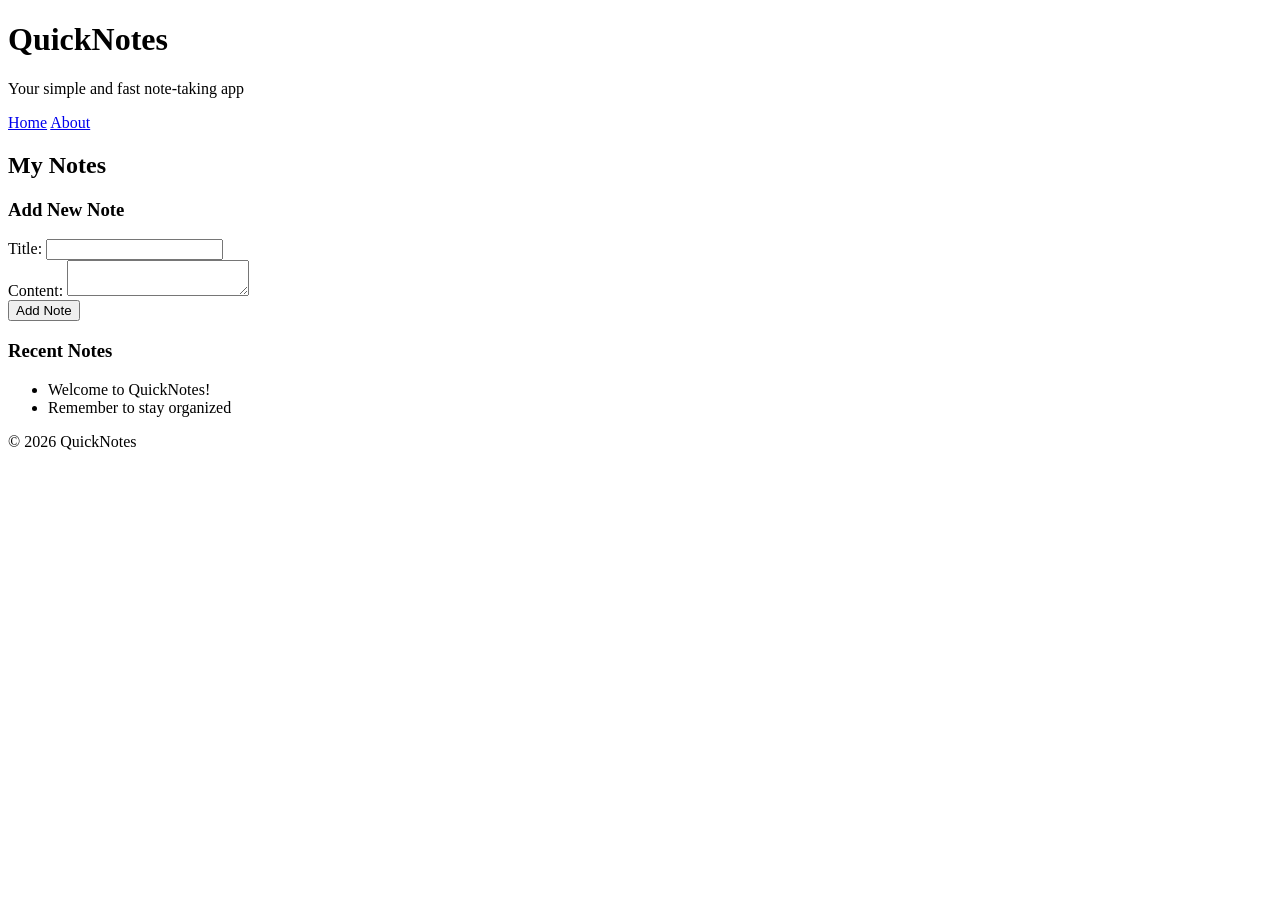
<file: day1/index.html>
<!DOCTYPE html>
<html lang="en">
<head>
    <meta charset="UTF-8">
    <meta name="viewport" content="width=device-width, initial-scale=1.0">
    <title>QuickNotes - Home</title>
</head>
<body>
    <header>
        <h1>QuickNotes</h1>
        <p>Your simple and fast note-taking app</p>
        <nav>
            <a href="index.html">Home</a>
            <a href="about.html">About</a>
        </nav>
    </header>
    <main>
        <h2>My Notes</h2>
        <section>
            <h3>Add New Note</h3>
            <form>
                <label for="note-title">Title:</label>
                <input type="text" id="note-title" name="title">
                <br>
                <label for="note-content">Content:</label>
                <textarea id="note-content" name="content"></textarea>
                <br>
                <button type="submit">Add Note</button>
            </form>
        </section>
        <section>
            <h3>Recent Notes</h3>
            <ul>
                <li>Welcome to QuickNotes!</li>
                <li>Remember to stay organized</li>
            </ul>
        </section>
    </main>
    <footer>
        <p>&copy; 2026 QuickNotes</p>
    </footer>
</body>
</html>
</file>
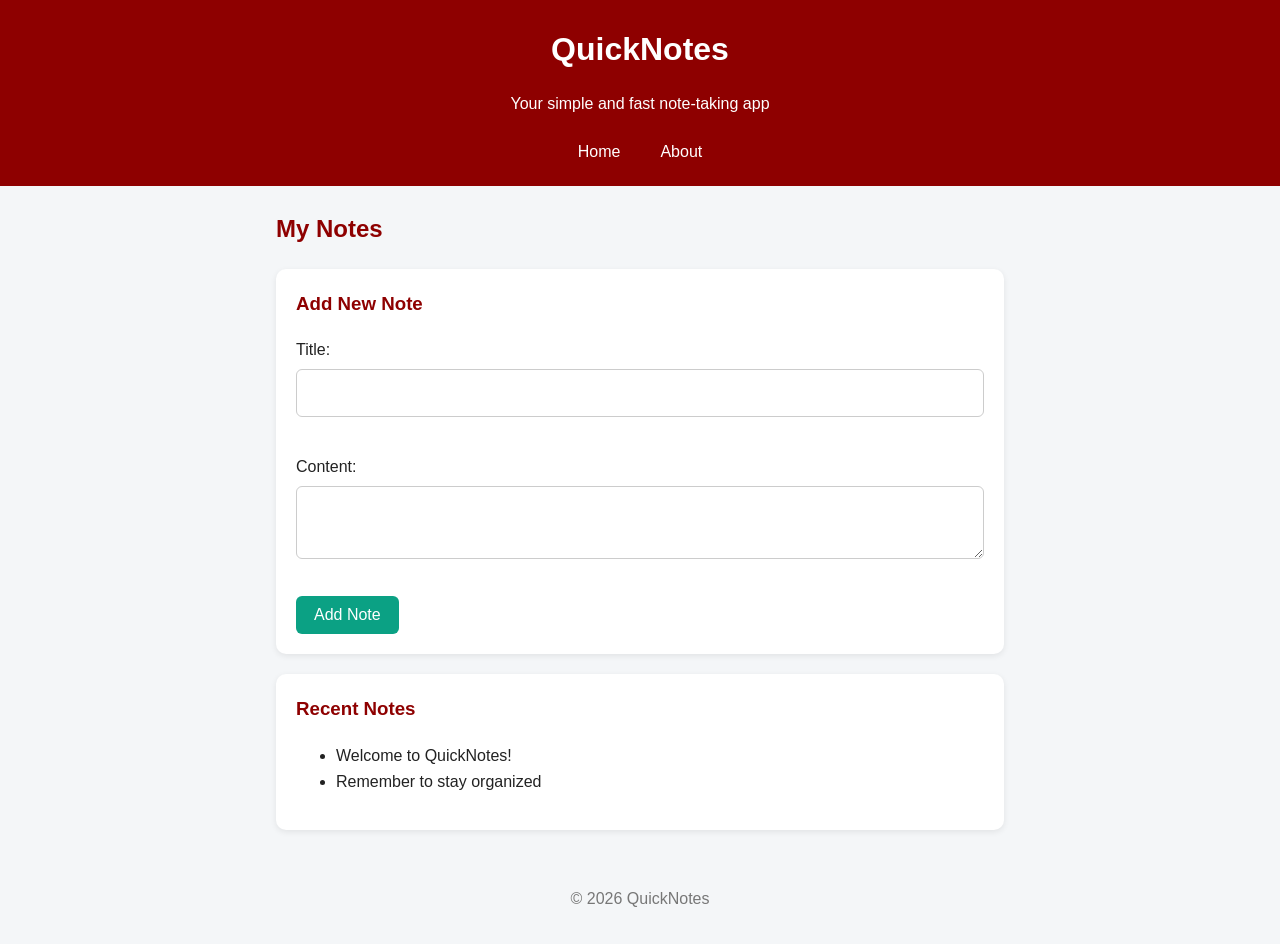
<file: day2/index.html>
<!DOCTYPE html>
<html lang="en">
<head>
  <link rel="stylesheet" href="style.css" />
    <meta charset="UTF-8">
    <meta name="viewport" content="width=device-width, initial-scale=1.0">
    <title>QuickNotes - Home</title>
</head>
<body>
    <header>
        <h1>QuickNotes</h1>
        <p>Your simple and fast note-taking app</p>
        <nav>
            <a href="index.html">Home</a>
            <a href="about.html">About</a>
        </nav>
    </header>
    <main>
        <h2>My Notes</h2>
        <section>
            <h3>Add New Note</h3>
            <form>
                <label for="note-title">Title:</label>
                <input type="text" id="note-title" name="title">
                <br>
                <label for="note-content">Content:</label>
                <textarea id="note-content" name="content"></textarea>
                <br>
                <button type="submit">Add Note</button>
            </form>
        </section>
        <section>
            <h3>Recent Notes</h3>
            <ul>
                <li>Welcome to QuickNotes!</li>
                <li>Remember to stay organized</li>
            </ul>
        </section>
    </main>
    <footer>
        <p>&copy; 2026 QuickNotes</p>
    </footer>
</body>
</html>
</file>
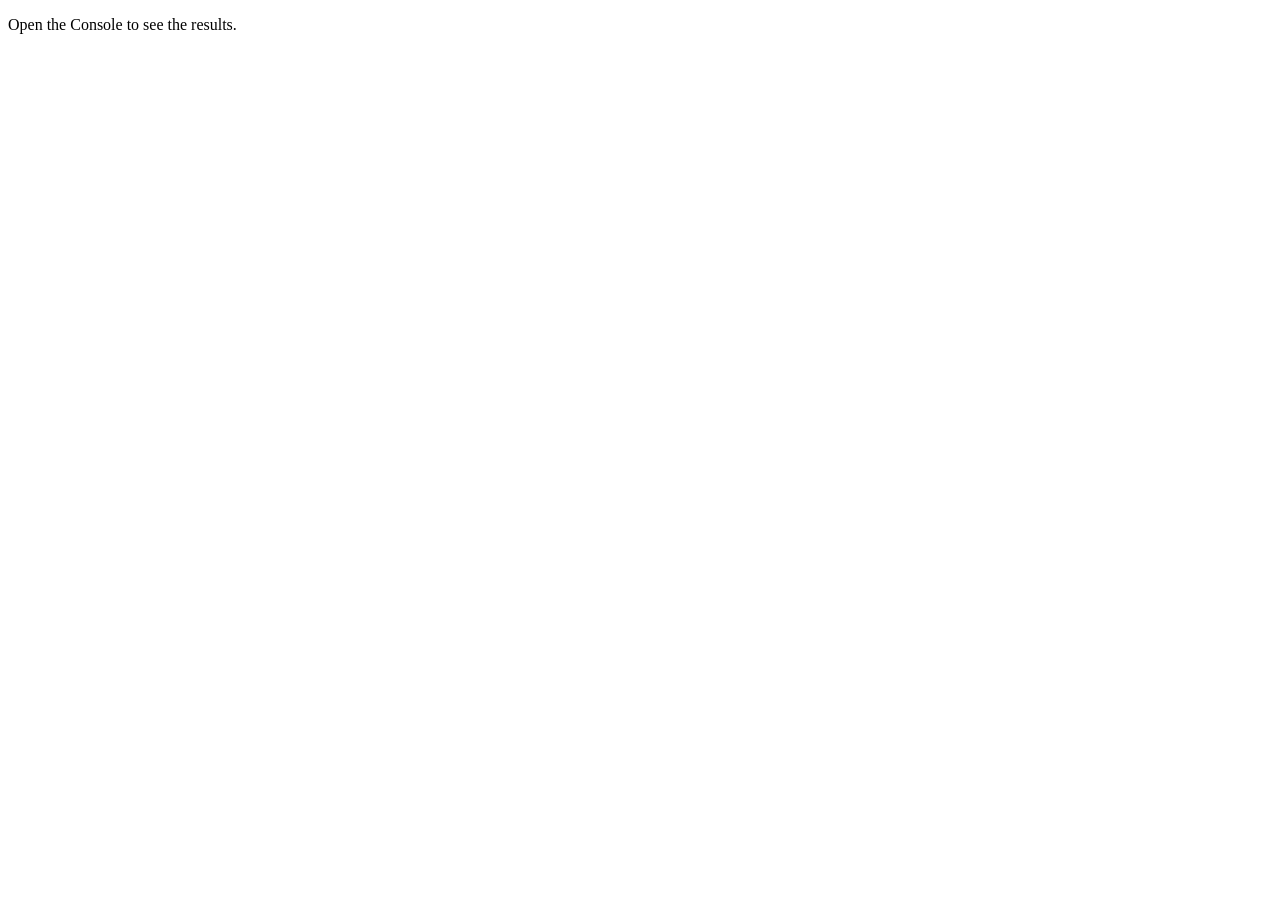
<file: day3/index.html>
<!DOCTYPE html>
<html lang="en">
<head>
  <meta charset="UTF-8">
  <meta name="viewport" content="width=device-width, initial-scale=1.0">
  <title>Notes Toolkit</title>
  <script src="script.js" defer></script>
</head>
<body>
  <p>Open the Console to see the results.</p>
</body>
</html>
</file>
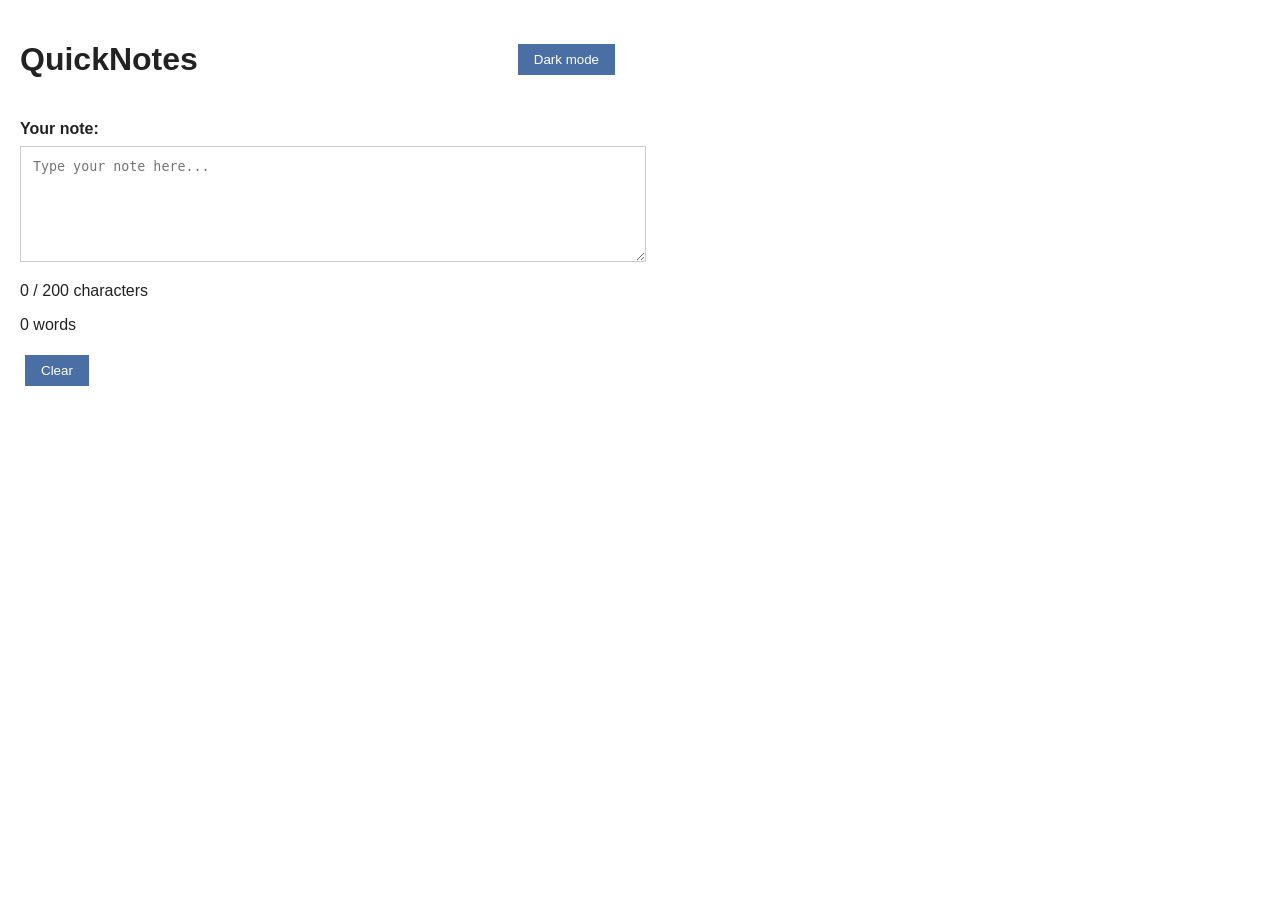
<file: day4/index.html>
<!DOCTYPE html>
<html lang="en">
<head>
  <meta charset="UTF-8">
  <meta name="viewport" content="width=device-width, initial-scale=1.0">
  <title>QuickNotes - Day 4</title>
  <link rel="stylesheet" href="style.css">
  <script src="script.js" defer></script>
</head>
<body>
  <header>
    <h1>QuickNotes</h1>
    <button id="theme-toggle">Dark mode</button>
  </header>
  <main>
    <label for="note-text">Your note:</label>
    <textarea id="note-text" placeholder="Type your note here..." rows="6"></textarea>
    <div class="counts">
      <p id="char-count">0 / 200 characters</p>
      <p id="word-count">0 words</p>
    </div>
    <button id="clear-btn">Clear</button>
  </main>
</body>
</html>
</file>
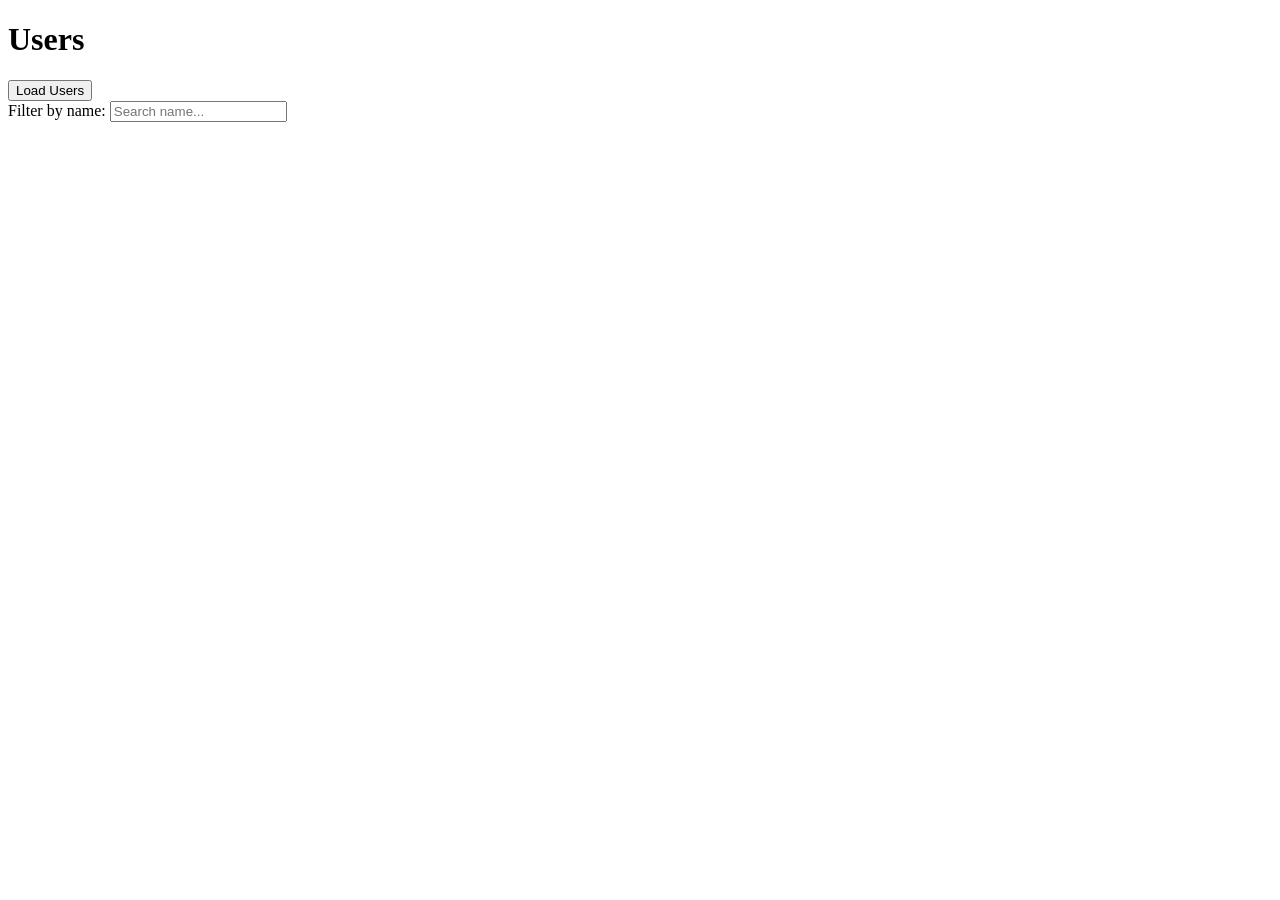
<file: day5/index.html>
<!DOCTYPE html>
<html lang="en">
<head>
  <meta charset="UTF-8">
  <meta name="viewport" content="width=device-width, initial-scale=1.0">
  <title>Day 5 - Users API</title>
</head>
<body>
  <h1>Users</h1>
  <button id="load-users">Load Users</button>
  <div>
    <label for="filter-input">Filter by name:</label>
    <input type="text" id="filter-input" placeholder="Search name...">
  </div>
  <p id="status"></p>
  <ul id="users-list"></ul>
  <script src="users.js" defer></script>
</body>
</html>
</file>
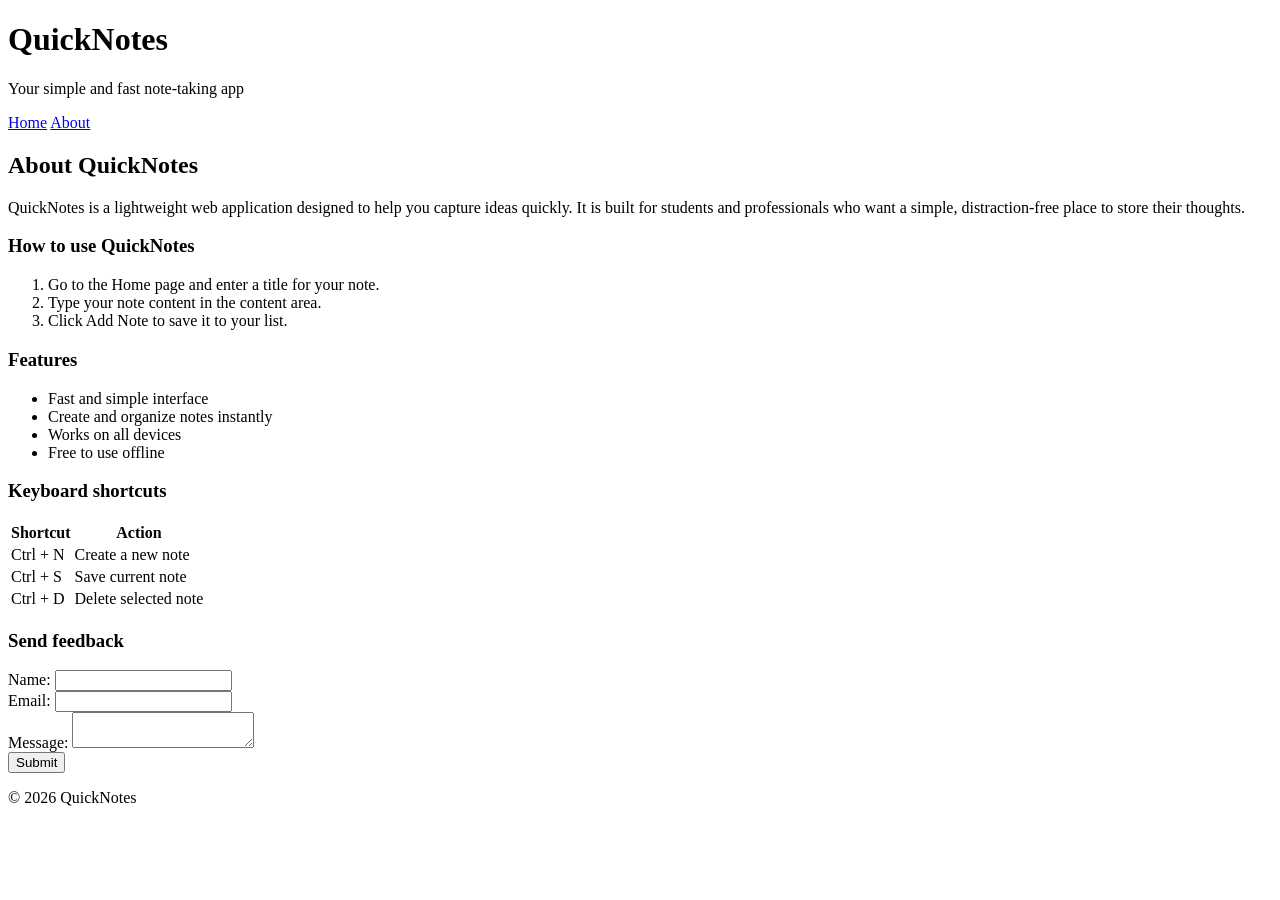
<file: day1/about.html>
<!DOCTYPE html>
<html lang="en">
<head>
    <meta charset="UTF-8">
    <meta name="viewport" content="width=device-width, initial-scale=1.0">
    <title>QuickNotes - About</title>
</head>
<body>
    <header>
        <h1>QuickNotes</h1>
        <p>Your simple and fast note-taking app</p>
        <nav>
            <a href="index.html">Home</a>
            <a href="about.html">About</a>
        </nav>
    </header>
    <main>
        <h2>About QuickNotes</h2>
        <p>QuickNotes is a lightweight web application designed to help you capture ideas quickly. It is built for students and professionals who want a simple, distraction-free place to store their thoughts.</p>
        <section>
            <h3>How to use QuickNotes</h3>
            <ol>
                <li>Go to the Home page and enter a title for your note.</li>
                <li>Type your note content in the content area.</li>
                <li>Click Add Note to save it to your list.</li>
            </ol>
        </section>
        <section>
            <h3>Features</h3>
            <ul>
                <li>Fast and simple interface</li>
                <li>Create and organize notes instantly</li>
                <li>Works on all devices</li>
                <li>Free to use offline</li>
            </ul>
        </section>
        <section>
            <h3>Keyboard shortcuts</h3>
            <table>
                <thead>
                    <tr><th>Shortcut</th><th>Action</th></tr>
                </thead>
                <tbody>
                    <tr><td>Ctrl + N</td><td>Create a new note</td></tr>
                    <tr><td>Ctrl + S</td><td>Save current note</td></tr>
                    <tr><td>Ctrl + D</td><td>Delete selected note</td></tr>
                </tbody>
            </table>
        </section>
        <section>
            <h3>Send feedback</h3>
            <form>
                <label for="name">Name:</label>
                <input type="text" id="name" name="name" required><br>
                <label for="email">Email:</label>
                <input type="email" id="email" name="email" required><br>
                <label for="message">Message:</label>
                <textarea id="message" name="message" required></textarea><br>
                <button type="submit">Submit</button>
            </form>
        </section>
    </main>
    <footer>
        <p>&copy; 2026 QuickNotes</p>
    </footer>
</body>
</html>
</file>
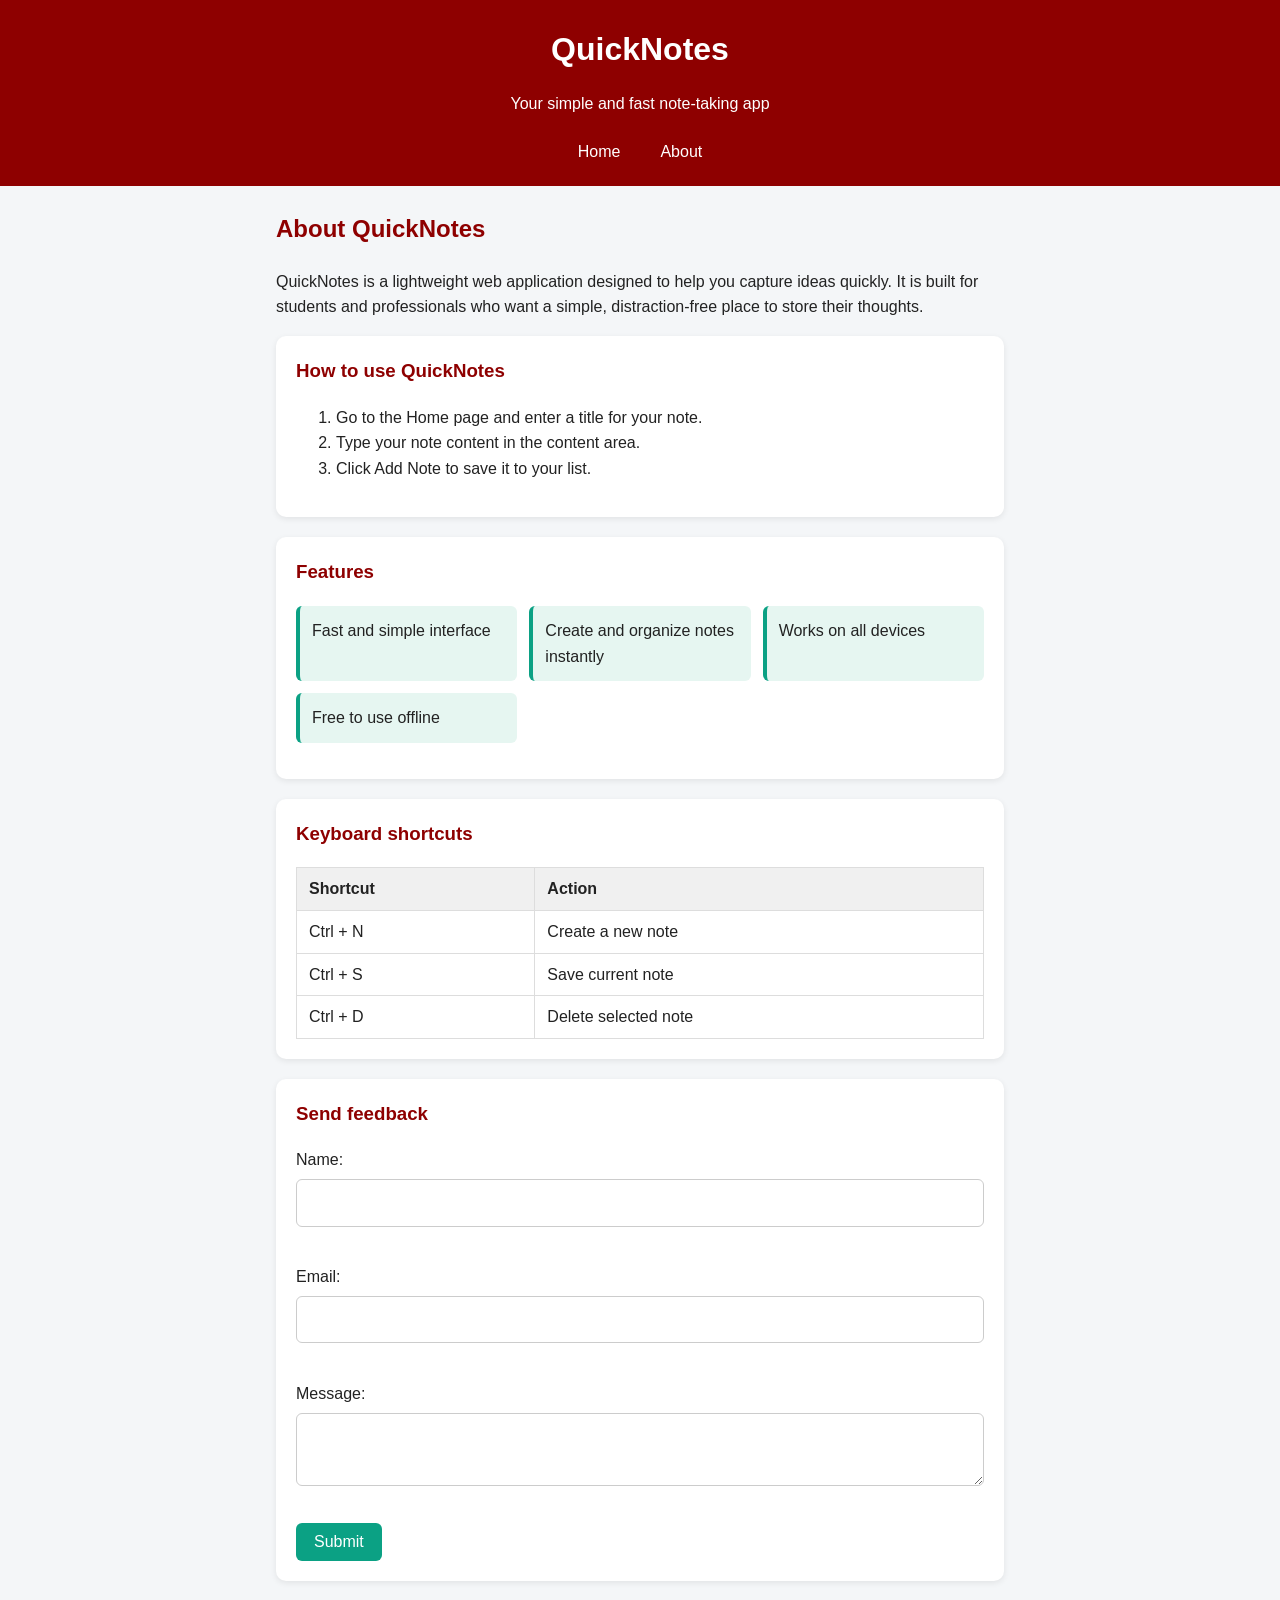
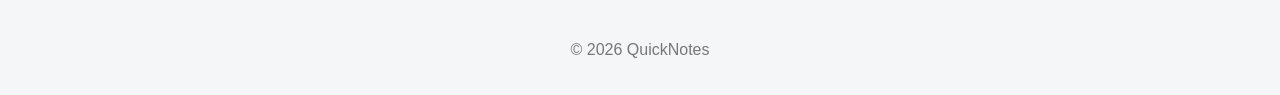
<file: day2/about.html>
<!DOCTYPE html>
<html lang="en">
<head>
  <link rel="stylesheet" href="style.css" />
    <meta charset="UTF-8">
    <meta name="viewport" content="width=device-width, initial-scale=1.0">
    <title>QuickNotes - About</title>
</head>
<body>
    <header>
        <h1>QuickNotes</h1>
        <p>Your simple and fast note-taking app</p>
        <nav>
            <a href="index.html">Home</a>
            <a href="about.html">About</a>
        </nav>
    </header>
    <main>
        <h2>About QuickNotes</h2>
        <p>QuickNotes is a lightweight web application designed to help you capture ideas quickly. It is built for students and professionals who want a simple, distraction-free place to store their thoughts.</p>
        <section>
            <h3>How to use QuickNotes</h3>
            <ol>
                <li>Go to the Home page and enter a title for your note.</li>
                <li>Type your note content in the content area.</li>
                <li>Click Add Note to save it to your list.</li>
            </ol>
        </section>
        <section>
            <h3>Features</h3>
            <ul class="features">
                <li>Fast and simple interface</li>
                <li>Create and organize notes instantly</li>
                <li>Works on all devices</li>
                <li>Free to use offline</li>
            </ul>
        </section>
        <section>
            <h3>Keyboard shortcuts</h3>
            <table>
                <thead>
                    <tr><th>Shortcut</th><th>Action</th></tr>
                </thead>
                <tbody>
                    <tr><td>Ctrl + N</td><td>Create a new note</td></tr>
                    <tr><td>Ctrl + S</td><td>Save current note</td></tr>
                    <tr><td>Ctrl + D</td><td>Delete selected note</td></tr>
                </tbody>
            </table>
        </section>
        <section>
            <h3>Send feedback</h3>
            <form>
                <label for="name">Name:</label>
                <input type="text" id="name" name="name" required><br>
                <label for="email">Email:</label>
                <input type="email" id="email" name="email" required><br>
                <label for="message">Message:</label>
                <textarea id="message" name="message" required></textarea><br>
                <button type="submit">Submit</button>
            </form>
        </section>
    </main>
    <footer>
        <p>&copy; 2026 QuickNotes</p>
    </footer>
</body>
</html>
</file>
<file: day2/style.css>
/* 1. Reset and base styles */
*,
*::before,
*::after {
  box-sizing: border-box;
}
 
body {
  margin: 0;
  font-family: "Segoe UI", Arial, sans-serif;
  background-color: #f4f6f8;
  color: #222;
  line-height: 1.6;
}
 
/* 2. Header */
header {
  background-color: #8e0000;
  color: white;
  text-align: center;
  padding: 24px 16px 16px;
}
 
header h1 {
  margin: 0;
}
 
/* 3. Navigation with Flexbox */
nav {
  display: flex;
  justify-content: center;
  gap: 16px;
  margin-top: 12px;
}
 
nav a {
  color: white;
  text-decoration: none;
  padding: 6px 12px;
  border-radius: 6px;
  transition: background-color 0.2s ease;
}
 
nav a:hover {
  background-color: rgba(255, 255, 255, 0.2);
}
 
/* 4. Main content and section cards */
main {
  max-width: 760px;
  margin: 24px auto;
  padding: 0 16px;
}
 
section {
  background: white;
  padding: 20px;
  border-radius: 10px;
  margin-bottom: 20px;
  box-shadow: 0 2px 6px rgba(0, 0, 0, 0.08);
}
 
h2,
h3 {
  color: #8e0000;
  margin-top: 0;
}
 
/* 5. Features as a responsive grid of cards */
.features {
  list-style: none;
  padding: 0;
  display: grid;
  grid-template-columns: repeat(auto-fit, minmax(180px, 1fr));
  gap: 12px;
}
 
.features li {
  background-color: #e6f6f1;
  border-left: 4px solid #0ba184;
  padding: 12px;
  border-radius: 6px;
}
 
/* 6. Shortcuts table */
table {
  width: 100%;
  border-collapse: collapse; /* merge double borders into one */
}
 
th,
td {
  border: 1px solid #ddd;
  padding: 8px 12px;
  text-align: left;
}
 
th {
  background-color: #f0f0f0;
}
 
/* 7. Forms */
form {
  display: flex;
  flex-direction: column;
  gap: 6px;
}
 
input,
textarea {
  width: 100%;
  padding: 10px;
  border: 1px solid #ccc;
  border-radius: 6px;
  font: inherit; /* use the page font instead of the browser default */
}
 
input:focus,
textarea:focus {
  outline: 2px solid #0ba184;
  border-color: #0ba184;
}
 
button {
  align-self: flex-start;
  background-color: #0ba184;
  color: white;
  border: none;
  padding: 10px 18px;
  border-radius: 6px;
  font-size: 1rem;
  cursor: pointer;
  transition: background-color 0.2s ease, transform 0.2s ease;
}
 
button:hover {
  background-color: #088a70;
  transform: translateY(-2px);
}
 
/* 8. Footer */
footer {
  text-align: center;
  color: #777;
  padding: 16px;
}
 
/* 9. Small screens */
@media (max-width: 600px) {
  header {
    padding: 16px 12px 12px;
  }
 
  header h1 {
    font-size: 1.6rem;
  }
 
  section {
    padding: 16px;
  }
}
</file>
<file: day4/style.css>
:root {
  --bg-color: #ffffff;
  --text-color: #222222;
  --header-bg: #f5f5f5;
  --border-color: #cccccc;
  --button-bg: #4a6fa5;
  --button-text: #ffffff;
}
body.dark {
  --bg-color: #1a1a1a;
  --text-color: #e0e0e0;
  --header-bg: #2d2d2d;
  --border-color: #444444;
  --button-bg: #6b8fcf;
  --button-text: #ffffff;
}
body {
  background-color: var(--bg-color);
  color: var(--text-color);
  font-family: Arial, sans-serif;
  margin: 0;
  padding: 20px;
}
textarea {
  width: 100%;
  max-width: 600px;
  padding: 12px;
  border: 1px solid var(--border-color);
  background-color: var(--bg-color);
  color: var(--text-color);
}
.warning { color: orange; }
.over { color: red; font-weight: bold; }
button {
  background-color: var(--button-bg);
  color: var(--button-text);
  border: none;
  padding: 8px 16px;
  cursor: pointer;
  margin: 5px;
}
header {
  display: flex;
  justify-content: space-between;
  align-items: center;
  max-width: 600px;
  margin-bottom: 20px;
}
label {
  display: block;
  margin-bottom: 8px;
  font-weight: bold;
}
main {
  max-width: 600px;
}
.counts {
  margin: 10px 0;
}header {
  display: flex;
  justify-content: space-between;
  align-items: center;
  max-width: 600px;
  margin-bottom: 20px;
}
label {
  display: block;
  margin-bottom: 8px;
  font-weight: bold;
}
main {
  max-width: 600px;
}
.counts {
  margin: 10px 0;
}header {
  display: flex;
  justify-content: space-between;
  align-items: center;
  max-width: 600px;
  margin-bottom: 20px;
}
label {
  display: block;
  margin-bottom: 8px;
  font-weight: bold;
}
main {
  max-width: 600px;
}
.counts {
  margin: 10px 0;
}header {
  display: flex;
  justify-content: space-between;
  align-items: center;
  max-width: 600px;
  margin-bottom: 20px;
}
label {
  display: block;
  margin-bottom: 8px;
  font-weight: bold;
}
main {
  max-width: 600px;
}
.counts {
  margin: 10px 0;
}header {
  display: flex;
  justify-content: space-between;
  align-items: center;
  max-width: 600px;
  margin-bottom: 20px;
}
label {
  display: block;
  margin-bottom: 8px;
  font-weight: bold;
}
main {
  max-width: 600px;
}
.counts {
  margin: 10px 0;
}header {
  display: flex;
  justify-content: space-between;
  align-items: center;
  max-width: 600px;
  margin-bottom: 20px;
}
label {
  display: block;
  margin-bottom: 8px;
  font-weight: bold;
}
main {
  max-width: 600px;
}
.counts {
  margin: 10px 0;
}header {
  display: flex;
  justify-content: space-between;
  align-items: center;
  max-width: 600px;
  margin-bottom: 20px;
}
label {
  display: block;
  margin-bottom: 8px;
  font-weight: bold;
}
main {
  max-width: 600px;
}
.counts {
  margin: 10px 0;
}header {
  display: flex;
  justify-content: space-between;
  align-items: center;
  max-width: 600px;
  margin-bottom: 20px;
}
label {
  display: block;
  margin-bottom: 8px;
  font-weight: bold;
}
main {
  max-width: 600px;
}
.counts {
  margin: 10px 0;
}header {
  display: flex;
  justify-content: space-between;
  align-items: center;
  max-width: 600px;
  margin-bottom: 20px;
}
label {
  display: block;
  margin-bottom: 8px;
  font-weight: bold;
}
main {
  max-width: 600px;
}
.counts {
  margin: 10px 0;
}header {
  display: flex;
  justify-content: space-between;
  align-items: center;
  max-width: 600px;
  margin-bottom: 20px;
}
label {
  display: block;
  margin-bottom: 8px;
  font-weight: bold;
}
main {
  max-width: 600px;
}
.counts {
  margin: 10px 0;
}header {
  display: flex;
  justify-content: space-between;
  align-items: center;
  max-width: 600px;
  margin-bottom: 20px;
}
label {
  display: block;
  margin-bottom: 8px;
  font-weight: bold;
}
main {
  max-width: 600px;
}
.counts {
  margin: 10px 0;
}header {
  display: flex;
  justify-content: space-between;
  align-items: center;
  max-width: 600px;
  margin-bottom: 20px;
}
label {
  display: block;
  margin-bottom: 8px;
  font-weight: bold;
}
main {
  max-width: 600px;
}
.counts {
  margin: 10px 0;
}header {
  display: flex;
  justify-content: space-between;
  align-items: center;
  max-width: 600px;
  margin-bottom: 20px;
}
label {
  display: block;
  margin-bottom: 8px;
  font-weight: bold;
}
main {
  max-width: 600px;
}
.counts {
  margin: 10px 0;
}header {
  display: flex;
  justify-content: space-between;
  align-items: center;
  max-width: 600px;
  margin-bottom: 20px;
}
label {
  display: block;
  margin-bottom: 8px;
  font-weight: bold;
}
main {
  max-width: 600px;
}
.counts {
  margin: 10px 0;
}header {
  display: flex;
  justify-content: space-between;
  align-items: center;
  max-width: 600px;
  margin-bottom: 20px;
}
label {
  display: block;
  margin-bottom: 8px;
  font-weight: bold;
}
main {
  max-width: 600px;
}
.counts {
  margin: 10px 0;
}
</file>
